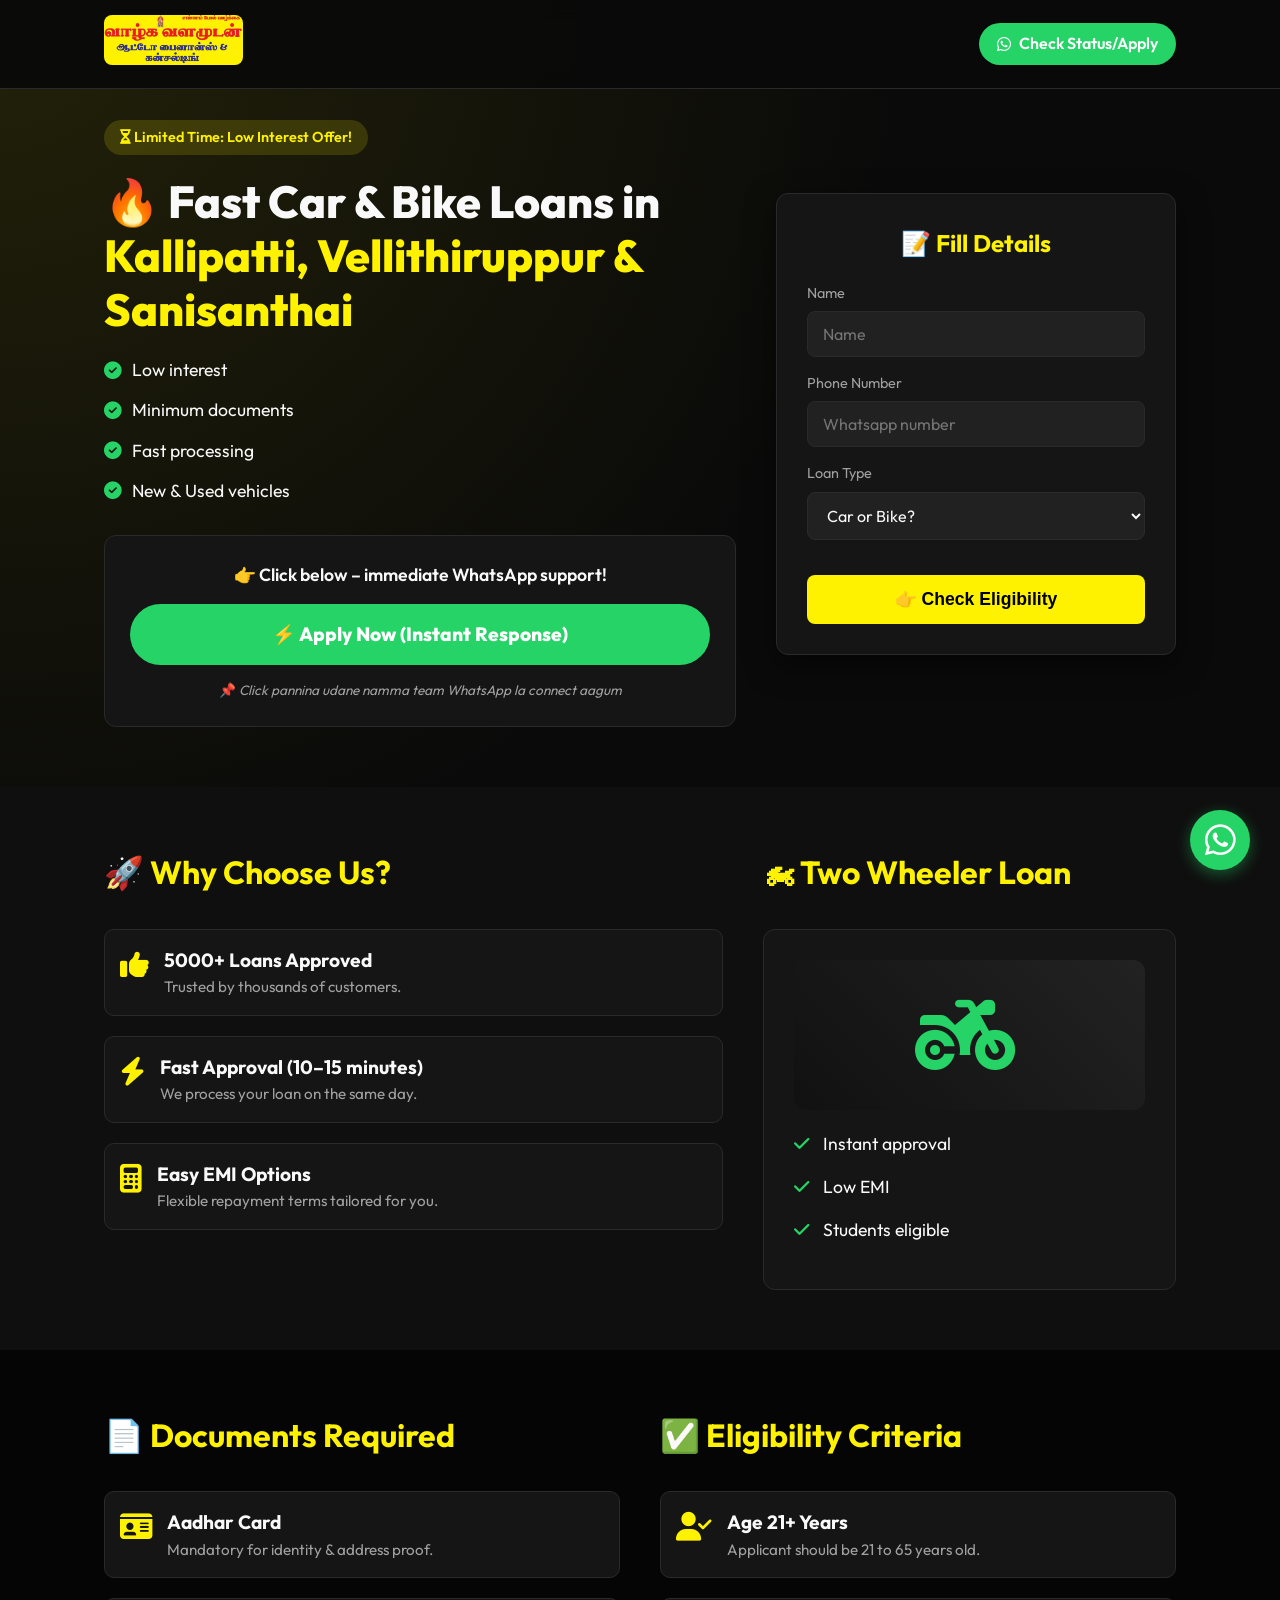
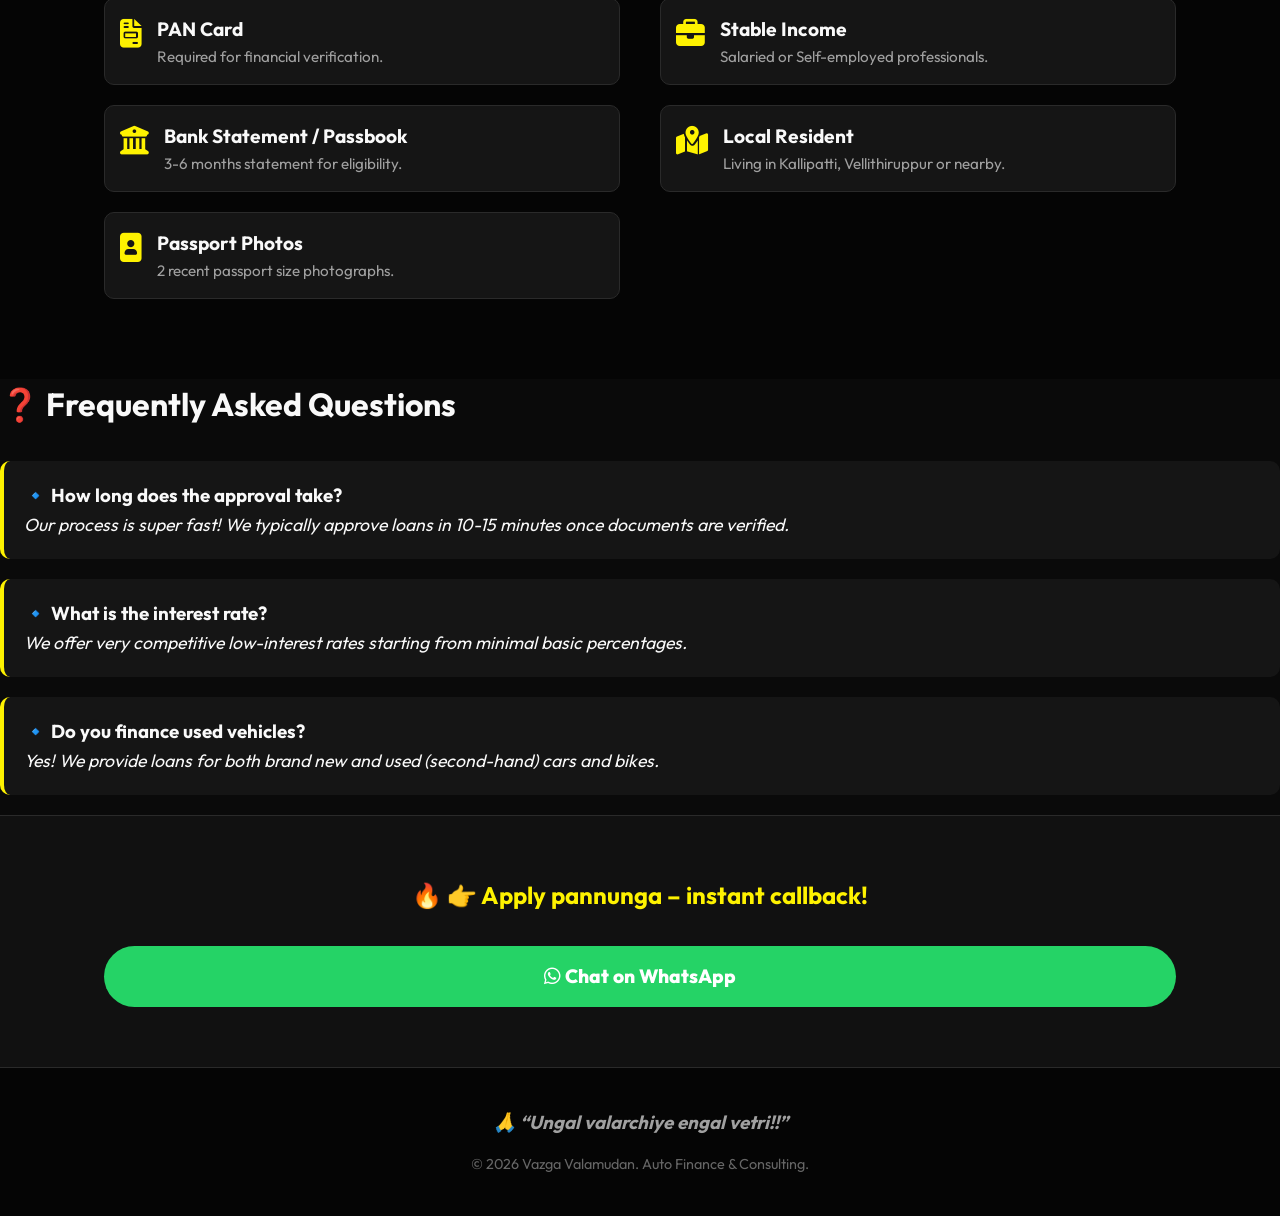
<file: index.html>
<!DOCTYPE html>
<html lang="en">

<head>
  <meta charset="UTF-8">
  <meta name="viewport" content="width=device-width, initial-scale=1.0">
  <title>Vazga Valamudan | Fast Car & Bike Loans in Kallipatti, Vellithiruppur & Sanisanthai</title>
  <meta name="description"
    content="Need a Car or Bike loan? Get 10-minute approval with Vazga Valamudan Auto Finance. Fast processing for new & used vehicles in Kallipatti, Vellithiruppur, Sanisanthai, Gobi, and nearby areas.">
  <meta name="keywords"
    content="car loan, bike loan, two wheeler finance, auto consulting, Gobi, Kallipatti, Vellithiruppur, Sanisanthai, fast loan approval, low interest bike loan">

  <!-- SEO Open Graph Tags -->
  <meta property="og:title" content="Vazga Valamudan | Fast Car & Bike Loans">
  <meta property="og:description"
    content="10-minute loan approval for cars and bikes in Kallipatti, Vellithiruppur & Sanisanthai. Apply now!">
  <meta property="og:image" content="valga (2).jpeg">
  <meta property="og:url" content="https://vvautoconsulting.online">
  <meta property="og:type" content="website">

  <!-- Twitter Card Tags -->
  <meta name="twitter:card" content="summary_large_image">
  <meta name="twitter:title" content="Vazga Valamudan | Fast Car & Bike Loans">
  <meta name="twitter:description"
    content="Instant car and bike loan approvals in Kallipatti & Gobi. Apply via WhatsApp!">
  <meta name="twitter:image" content="valga (2).jpeg">

  <link rel="stylesheet" href="style.css">
  <link href="https://fonts.googleapis.com/css2?family=Outfit:wght@300;400;600;800&display=swap" rel="stylesheet">
  <link rel="stylesheet" href="https://cdnjs.cloudflare.com/ajax/libs/font-awesome/6.4.0/css/all.min.css">

  <!-- Local Business Schema (JSON-LD) -->
  <script type="application/ld+json">
  {
    "@context": "https://schema.org",
    "@type": "LocalBusiness",
    "@id": "https://vvautoconsulting.online",
    "name": "Vazga Valamudan Auto Finance & Consulting",
    "image": "https://vvautoconsulting.online/valga%20(2).jpeg",
    "url": "https://vvautoconsulting.online",
    "telephone": "+919363777659",
    "address": {
      "@type": "PostalAddress",
      "addressLocality": "Kallipatti",
      "addressRegion": "Tamil Nadu",
      "addressCountry": "IN"
    },
    "areaServed": ["Kallipatti", "Vellithiruppur", "Sanisanthai", "Gobi"],
    "description": "Fast approval Car and Bike loans in Kallipatti, Vellithiruppur, and Sanisanthai. Low interest and easy EMI options.",
    "openingHoursSpecification": {
      "@type": "OpeningHoursSpecification",
      "dayOfWeek": ["Monday", "Tuesday", "Wednesday", "Thursday", "Friday", "Saturday", "Sunday"],
      "opens": "09:00",
      "closes": "21:00"
    }
  }
  </script>

  <!-- Meta Pixel Code -->
  <script>
    !function (f, b, e, v, n, t, s) {
      if (f.fbq) return; n = f.fbq = function () {
        n.callMethod ?
          n.callMethod.apply(n, arguments) : n.queue.push(arguments)
      };
      if (!f._fbq) f._fbq = n; n.push = n; n.loaded = !0; n.version = '2.0';
      n.queue = []; t = b.createElement(e); t.async = !0;
      t.src = v; s = b.getElementsByTagName(e)[0];
      s.parentNode.insertBefore(t, s)
    }(window, document, 'script',
      'https://connect.facebook.net/en_US/fbevents.js');
    fbq('init', '3014719672048169');
    fbq('track', 'PageView');
  </script>
  <noscript><img height="1" width="1" style="display:none"
      src="https://www.facebook.com/tr?id=3014719672048169&ev=PageView&noscript=1" /></noscript>
  <!-- End Meta Pixel Code -->
</head>

<body>
  <!-- Header -->
  <header class="header">
    <div class="container header-container">
      <a href="#" class="logo">
        <img src="valga (2).jpeg" alt="Vazga Valamudan Logo">
      </a>
      <a href="#apply" class="cta-button"><i class="fab fa-whatsapp"></i> Check Status/Apply</a>
    </div>
  </header>

  <!-- Hero Section -->
  <section class="hero">
    <div class="container hero-container">
      <div class="hero-content">
        <div class="offer-tag"><i class="fas fa-hourglass-half"></i> Limited Time: Low Interest Offer!</div>
        <h1>🔥 Fast Car & Bike Loans in <br><span>Kallipatti, Vellithiruppur & Sanisanthai</span></h1>

        <div class="hero-features">
          <span><i class="fas fa-check-circle"></i> Low interest</span>
          <span><i class="fas fa-check-circle"></i> Minimum documents</span>
          <span><i class="fas fa-check-circle"></i> Fast processing</span>
          <span><i class="fas fa-check-circle"></i> New & Used vehicles</span>
        </div>

        <div class="cta-wrapper">
          <p class="cta-prompt">👉 Click below – immediate WhatsApp support!</p>
          <a href="#apply" class="primary-btn pulse-anim">
            ⚡ Apply Now (Instant Response)
          </a>
          <p class="cta-note">📌 <em>Click pannina udane namma team WhatsApp la connect aagum</em></p>
        </div>
      </div>

      <!-- Lead Capture Form -->
      <div class="hero-form" id="apply">
        <h2>📝 Fill Details</h2>
        <form id="leadForm">
          <div class="input-group">
            <label for="name">Name</label>
            <input type="text" id="name" placeholder="Name" required>
          </div>
          <div class="input-group">
            <label for="phone">Phone Number</label>
            <input type="tel" id="phone" placeholder="Whatsapp number" required pattern="[0-9]{10}">
          </div>
          <div class="input-group">
            <label for="loanType">Loan Type</label>
            <select id="loanType" required>
              <option value="" disabled selected>Car or Bike?</option>
              <option value="Car">Car Loan</option>
              <option value="Bike">Bike / Two Wheeler Loan</option>
            </select>
          </div>
          <button type="submit" class="submit-btn" id="submitBtn">👉 Check Eligibility</button>
        </form>
      </div>
    </div>
  </section>

  <!-- Why Choose Us & Options -->
  <section class="details-section">
    <div class="container">
      <div class="details-grid">
        <!-- Why Choose Us -->
        <div class="why-us">
          <h2>🚀 Why Choose Us?</h2>
          <ul class="why-list">
            <li>
              <i class="fas fa-thumbs-up"></i>
              <div>
                <h4>5000+ Loans Approved</h4>
                <p>Trusted by thousands of customers.</p>
              </div>
            </li>
            <li>
              <i class="fas fa-bolt"></i>
              <div>
                <h4>Fast Approval (10–15 minutes)</h4>
                <p>We process your loan on the same day.</p>
              </div>
            </li>
            <li>
              <i class="fas fa-calculator"></i>
              <div>
                <h4>Easy EMI Options</h4>
                <p>Flexible repayment terms tailored for you.</p>
              </div>
            </li>
          </ul>
        </div>

        <!-- Loan Options -->
        <div class="loan-options">
          <h2>🏍 Two Wheeler Loan</h2>
          <div class="loan-card">
            <!-- Simulated image placeholder with icon if image missing -->
            <div class="card-img-placeholder">
              <i class="fas fa-motorcycle"></i>
            </div>
            <ul>
              <li><i class="fas fa-check"></i> Instant approval</li>
              <li><i class="fas fa-check"></i> Low EMI</li>
              <li><i class="fas fa-check"></i> Students eligible</li>
            </ul>
          </div>
        </div>
      </div>
    </div>
  </section>

  <!-- Eligibility & Documents (New SEO Section) -->
  <section class="eligibility-section" style="padding: 60px 0; background-color: #050505;">
    <div class="container">
      <div class="details-grid" style="grid-template-columns: 1fr 1fr;">
        <div>
          <h2 style="font-size: 2rem; margin-bottom: 30px; color: var(--primary);">📄 Documents Required</h2>
          <ul class="why-list">
            <li><i class="fas fa-id-card"></i> <div><h4>Aadhar Card</h4><p>Mandatory for identity & address proof.</p></div></li>
            <li><i class="fas fa-file-invoice"></i> <div><h4>PAN Card</h4><p>Required for financial verification.</p></div></li>
            <li><i class="fas fa-university"></i> <div><h4>Bank Statement / Passbook</h4><p>3-6 months statement for eligibility.</p></div></li>
            <li><i class="fas fa-portrait"></i> <div><h4>Passport Photos</h4><p>2 recent passport size photographs.</p></div></li>
          </ul>
        </div>
        <div>
          <h2 style="font-size: 2rem; margin-bottom: 30px; color: var(--primary);">✅ Eligibility Criteria</h2>
          <ul class="why-list">
            <li><i class="fas fa-user-check"></i> <div><h4>Age 21+ Years</h4><p>Applicant should be 21 to 65 years old.</p></div></li>
            <li><i class="fas fa-briefcase"></i> <div><h4>Stable Income</h4><p>Salaried or Self-employed professionals.</p></div></li>
            <li><i class="fas fa-map-marked-alt"></i> <div><h4>Local Resident</h4><p>Living in Kallipatti, Vellithiruppur or nearby.</p></div></li>
          </ul>
        </div>
      </div>
    </div>
  </section>

        <!-- FAQ Section (New SEO Section) -->
        <div class="feedback">
          <h2>❓ Frequently Asked Questions</h2>
          <div class="testimonial">
            <h3>🔹 How long does the approval take?</h3>
            <p>Our process is super fast! We typically approve loans in 10-15 minutes once documents are verified.</p>
          </div>
          <div class="testimonial">
            <h3>🔹 What is the interest rate?</h3>
            <p>We offer very competitive low-interest rates starting from minimal basic percentages.</p>
          </div>
          <div class="testimonial">
             <h3>🔹 Do you finance used vehicles?</h3>
             <p>Yes! We provide loans for both brand new and used (second-hand) cars and bikes.</p>
          </div>
        </div>

      </div>
    </div>
  </section>

  <!-- Final CTA -->
  <section class="final-cta">
    <div class="container text-center">
      <h2>🔥 👉 Apply pannunga – instant callback!</h2>
      <a href="#apply" class="primary-btn mt-4"><i class="fab fa-whatsapp"></i> Chat on WhatsApp</a>
    </div>
  </section>

  <!-- Footer -->
  <footer class="footer">
    <div class="container text-center">
      <h3 class="tagline">🙏 “Ungal valarchiye engal vetri!!”</h3>
      <p>&copy; 2026 Vazga Valamudan. Auto Finance & Consulting.</p>
    </div>
  </footer>

  <!-- WhatsApp Floating Button -->
  <a href="#apply" class="whatsapp-float">
    <i class="fab fa-whatsapp"></i>
  </a>

  <script src="script.js"></script>
</body>

</html>
</file>
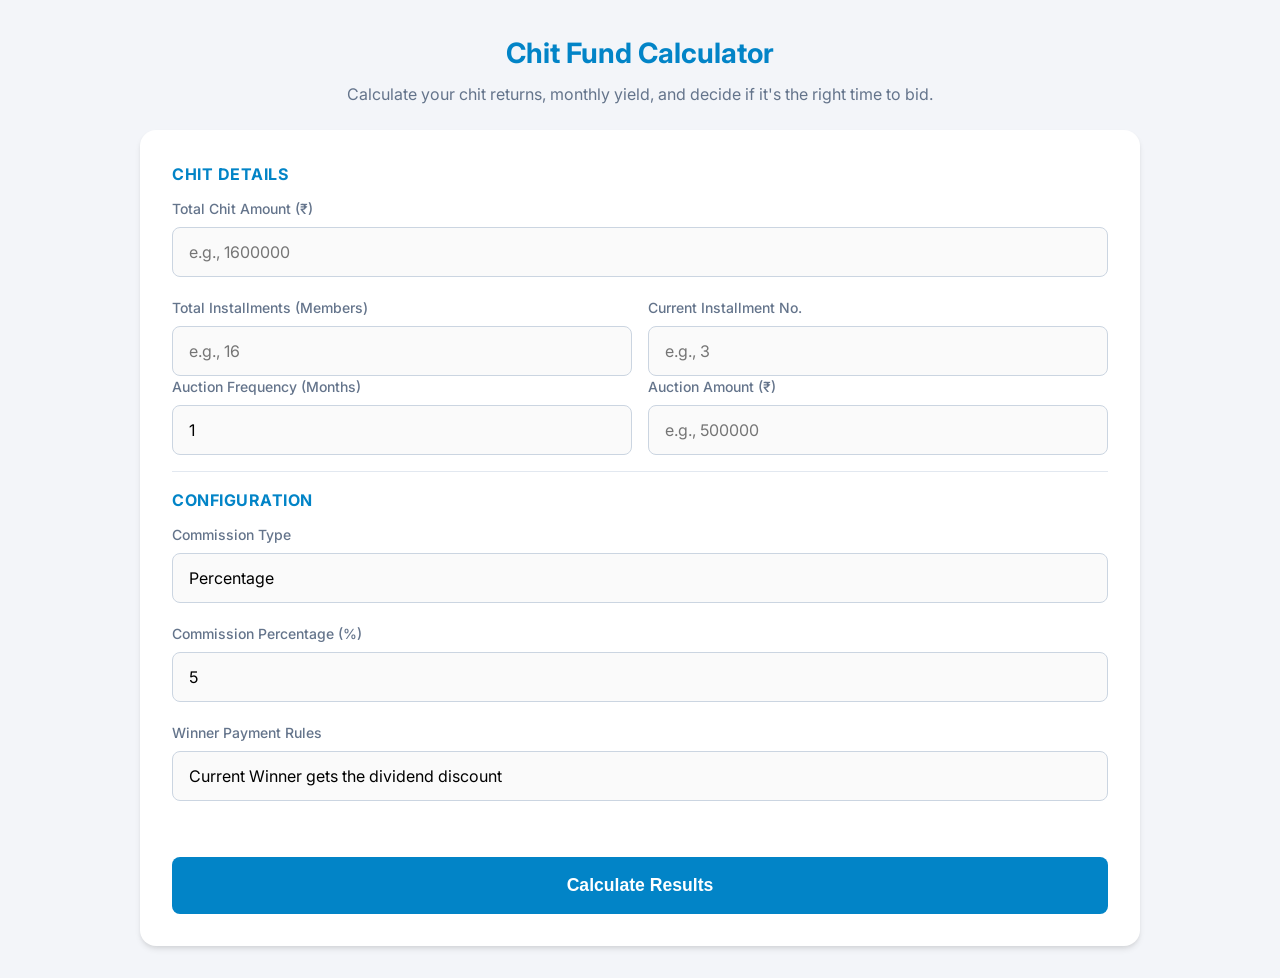
<file: chit/index.html>
<!DOCTYPE html>
<html lang="en">

<head>
    <meta charset="UTF-8">
    <meta name="viewport" content="width=device-width, initial-scale=1.0, maximum-scale=1.0, user-scalable=0">
    <title>Chit Fund Calculator | Monthly Dividend & Yield Analysis | Vazga Valamudan</title>
    <meta name="description" content="Calculate your chit fund returns, monthly dividend, and interest rates instantly. Decision tool for winners and non-winners in Kallipatti, Gobi & Tamil Nadu.">
    <meta name="keywords" content="chit fund calculator, monthly dividend calculator, auction discount calculator, vazga valamudan, chit interest rate, investment vs loan, Gobi, Kallipatti">
    
    <!-- Open Graph / Social -->
    <meta property="og:title" content="Chit Fund Calculator | Financial Decision Tool">
    <meta property="og:description" content="Calculate your monthly yield and decide if you should bid on the chit now. Free tool by Vazga Valamudan.">
    <meta property="og:url" content="https://vvautoconsulting.online/chit/">
    <meta property="og:type" content="website">
    <meta property="og:image" content="../valga (2).jpeg">

    <!-- Canonical -->
    <link rel="canonical" href="https://vvautoconsulting.online/chit/" />

    <!-- Fonts & CSS -->
    <link href="https://fonts.googleapis.com/css2?family=Inter:wght@400;500;600;700&display=swap" rel="stylesheet">
    <link rel="stylesheet" href="style.css">

    <!-- Schema Markup (Financial Tool) -->
    <script type="application/ld+json">
    {
      "@context": "https://schema.org",
      "@type": "SoftwareApplication",
      "name": "Vazga Valamudan Chit Fund Calculator",
      "operatingSystem": "All",
      "applicationCategory": "FinanceApplication",
      "description": "A high-performance calculator for chit fund participants to analyze dividends, monthly yield, and effective interest rates.",
      "offers": {
        "@type": "Offer",
        "price": "0",
        "priceCurrency": "INR"
      }
    }
    </script>

    <!-- Meta Pixel Code (Sync with Main Site) -->
    <script>
        !function (f, b, e, v, n, t, s) {
          if (f.fbq) return; n = f.fbq = function () {
            n.callMethod ?
              n.callMethod.apply(n, arguments) : n.queue.push(arguments)
          };
          if (!f._fbq) f._fbq = n; n.push = n; n.loaded = !0; n.version = '2.0';
          n.queue = []; t = b.createElement(e); t.async = !0;
          t.src = v; s = b.getElementsByTagName(e)[0];
          s.parentNode.insertBefore(t, s)
        }(window, document, 'script',
          'https://connect.facebook.net/en_US/fbevents.js');
        fbq('init', '3014719672048169');
        fbq('track', 'PageView');
    </script>
    <noscript><img height="1" width="1" style="display:none"
          src="https://www.facebook.com/tr?id=3014719672048169&ev=PageView&noscript=1" /></noscript>
</head>

<body>
    <div class="calculator-container">
        <!-- Summary Bar (Visible only in Result Mode) -->
        <div id="inputSummaryBar" class="summary-bar hidden">
            <div class="summary-info">
                <span id="sumChit"></span> | <span id="sumInst"></span> | <span id="sumAuction"></span>
            </div>
            <button id="editBtn" class="edit-pill">Edit</button>
        </div>

        <header class="calc-header" id="mainHeader">
            <h1>Chit Fund Calculator</h1>
            <p>Calculate your chit returns, monthly yield, and decide if it's the right time to bid.</p>
        </header>

        <div class="calc-grid">
            <!-- INPUTS SECTION -->
            <div class="card input-section" id="inputSection">
                <h2>Chit Details</h2>

                <div class="form-group">
                    <label for="totalChit">Total Chit Amount (₹)</label>
                    <input type="number" id="totalChit" placeholder="e.g., 1600000" min="0">
                </div>

                <div class="form-row">
                    <div class="form-group">
                        <label for="totalMembers">Total Installments (Members)</label>
                        <input type="number" id="totalMembers" placeholder="e.g., 16" min="1">
                    </div>
                    <div class="form-group">
                        <label for="currentMonth">Current Installment No.</label>
                        <input type="number" id="currentMonth" placeholder="e.g., 3" min="1">
                    </div>
                </div>

                <div class="form-row">
                    <div class="form-group">
                        <label for="auctionFrequency">Auction Frequency (Months)</label>
                        <input type="number" id="auctionFrequency" placeholder="e.g., 1" min="1" value="1">
                    </div>
                    <div class="form-group">
                        <label for="auctionAmount">Auction Amount (₹)</label>
                        <input type="number" id="auctionAmount" placeholder="e.g., 500000" min="0">
                    </div>
                </div>

                <hr class="divider">

                <h2>Configuration</h2>

                <!-- 1. Commission -->
                <div class="form-group">
                    <label>Commission Type</label>
                    <select id="commissionType">
                        <option value="percentage">Percentage</option>
                        <option value="none">None</option>
                    </select>
                </div>
                <div class="form-group" id="commissionPercentGroup">
                    <label for="commissionPercent">Commission Percentage (%)</label>
                    <input type="number" id="commissionPercent" placeholder="e.g., 5" min="0" max="10" step="0.1"
                        value="5">
                </div>

                <!-- 2. Dividend Distribution -->
                <div class="form-group">
                    <label>Winner Payment Rules</label>
                    <select id="dividendType">
                        <option value="non_winners">Current Winner gets the dividend discount</option>
                        <option value="strict">Current Winner pays full amount</option>
                        <option value="all">All members (including past winners) gets dividend</option>
                    </select>
                </div>

                <div id="errorMessage" class="error-message"></div>

                <button class="btn btn-primary" id="calculateBtn">Calculate Results</button>
            </div>

            <!-- RESULTS SECTION -->
            <div class="card result-section" id="resultCard" style="display: none;">
                <!-- PRIMARY DECISION BLOCK -->
                <div class="primary-decision">
                    <div class="net-received-block">
                        <span class="label">You Receive</span>
                        <span class="value highlight-green" id="resNetReceived">₹0</span>
                    </div>

                    <div class="metrics-grid">
                        <div class="metric-item">
                            <span class="label">Discount %</span>
                            <span class="value" id="resDiscount">0%</span>
                        </div>
                        <div class="metric-item">
                            <span class="label">Effective Cost %</span>
                            <span class="value" id="resEffectiveCost">0%</span>
                        </div>
                        <div class="metric-item">
                            <span class="label">Per-Installment Yield %</span>
                            <span class="value highlight-blue" id="resMonthlyYield">0%</span>
                        </div>
                    </div>
                </div>

                <hr class="divider">

                <!-- MONTHLY IMPACT -->
                <div class="result-block">
                    <h3>Installment Impact</h3>
                    <div class="result-row">
                        <span>Installment Chit Amount</span>
                        <span id="resMonthlyAmount" class="text-bold">₹0</span>
                    </div>
                    <div class="result-row highlight-row">
                        <span>Installment Payable</span>
                        <span id="resPayable" class="text-large text-bold highlight-blue">₹0</span>
                    </div>
                    <div class="result-row text-green">
                        <span>Installment Savings</span>
                        <span id="resSavings">₹0</span>
                    </div>
                </div>

                <hr class="divider">

                <!-- BREAKDOWN -->
                <div class="result-block">
                    <h3>Breakdown</h3>
                    <div class="result-row">
                        <span>Auction Amount</span>
                        <span id="resAuctionAmount">₹0</span>
                    </div>
                    <div class="result-row">
                        <span>Commission Amount</span>
                        <span id="resCommission">₹0</span>
                    </div>
                    <div class="result-row">
                        <span>Dividend Pool</span>
                        <span id="resDividendPool">₹0</span>
                    </div>
                    <div class="result-row">
                        <span>Eligible Members</span>
                        <span id="resEligibleMembers">0</span>
                    </div>
                    <div class="result-row">
                        <span>Dividend per Member</span>
                        <span id="resDividendPerMember">₹0</span>
                    </div>
                </div>

                <hr class="divider">

                <div class="strategy-section">
                    <h3>Strategy Analysis</h3>

                    <div class="strategy-grid">
                        <div class="strat-card red">
                            <h4>Winner (Loan)</h4>
                            <p>Amount Received: <span id="winnerReceived"></span></p>
                            <p>Interest Paid: <span id="winnerInterest"></span></p>
                            <p>Life Interest: <span id="winnerRate"></span></p>
                            <p>Approx Yearly Interest: <strong class="highlight-blue"><span
                                        id="winnerRateYearly"></span></strong></p>
                        </div>
                        <div class="strat-card green">
                            <h4>Non-Winner (Investment)</h4>
                            <p>Total Discount Gain: <span id="nonWinnerRawDiscount"></span></p>
                            <p>Net Gain: <span id="nonWinnerProfit"></span> <span
                                    style="font-size: 0.8rem; color: #64748b;">(after comm.)</span></p>
                            <p>Life Return: <span id="nonWinnerRate"></span></p>
                            <p>Approx Yearly Return: <strong class="highlight-blue"><span
                                        id="nonWinnerRateYearly"></span></strong></p>
                            <p
                                style="font-size: 0.75rem; margin-top: 0.75rem; color: #64748b; font-style: italic; line-height: 1.3;">
                                Note: Returns are spread across installments, not received as a lump sum</p>
                        </div>
                    </div>
                </div>

                <hr class="divider">

                <!-- STATUS -->
                <div class="result-status">
                    <div class="status-item">
                        <span class="label">Current Installment</span>
                        <span class="value" id="resStatusMonth">0</span>
                    </div>
                    <div class="status-item">
                        <span class="label">Members Taken</span>
                        <span class="value" id="resStatusTaken">0</span>
                    </div>
                    <div class="status-item">
                        <span class="label">Installments Left</span>
                        <span class="value" id="resStatusRemaining">0</span>
                    </div>
                    <div class="status-item">
                        <span class="label">Time Remaining</span>
                        <span class="value" id="resTimeRemaining">0</span>
                    </div>
                </div>

            </div>
        </div>
        </div>

        <!-- Hidden SEO Content for Google Indexing -->
        <section style="display:none;">
            <h2>About Chit Fund Calculator</h2>
            <p>This financial tool by Vazga Valamudan helps users in Kallipatti, Gobi, and across Tamil Nadu manage their chit fund investments. It calculates the monthly dividend savings, auction discounts, and provides a clear strategy on whether taking the chit now acts as a low-interest loan or a high-return investment.</p>
            <h3>How to use the Chit Fund Calculator?</h3>
            <p>Enter your total chit amount, number of installments, and the current auction discount. The tool will instantly show you how much you receive after commission and your per-installment savings.</p>
        </section>
    </div>
    <script src="script.js"></script>
</body>

</html>
</file>
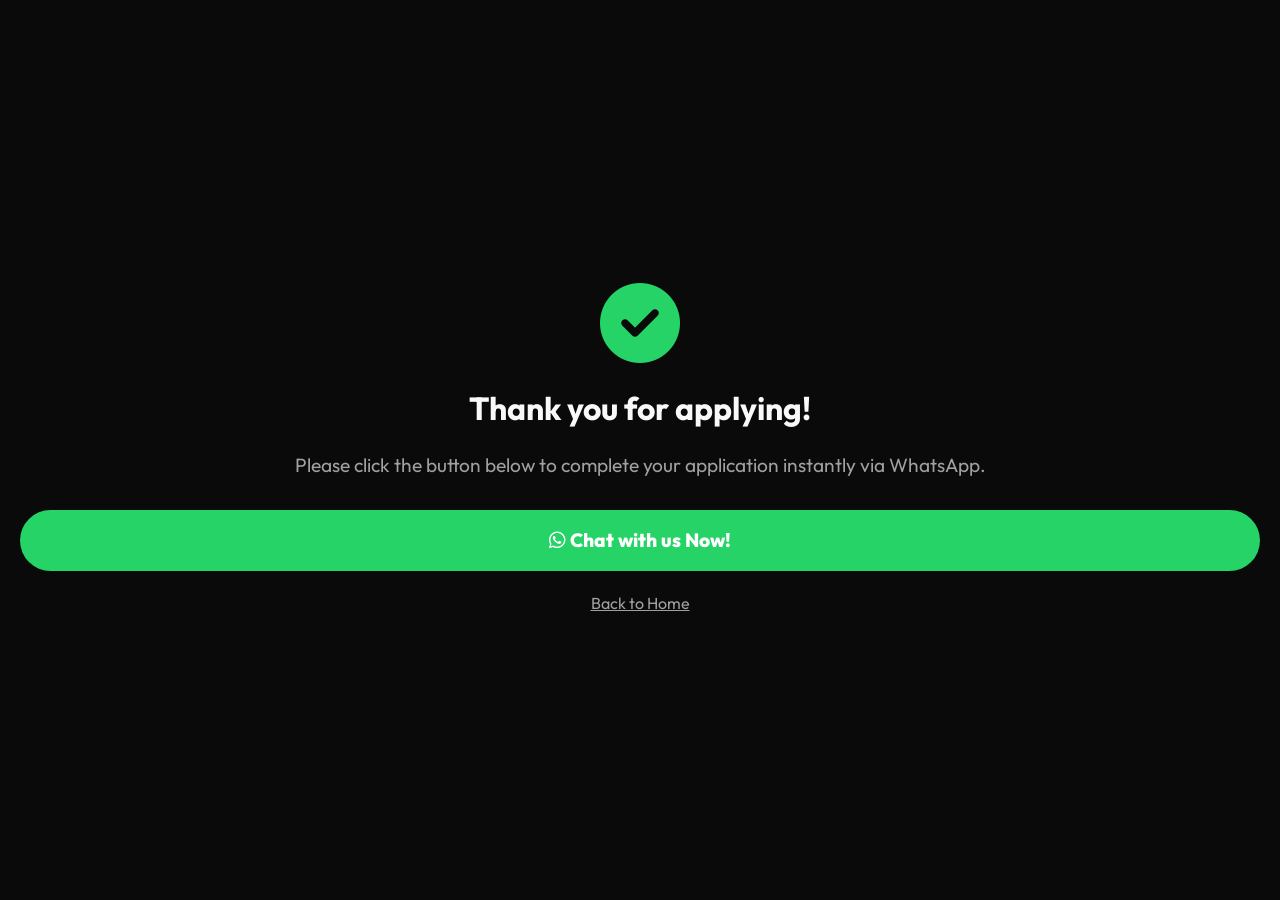
<file: thank-you.html>
<!DOCTYPE html>
<html lang="en">

<head>
  <meta charset="UTF-8">
  <meta name="viewport" content="width=device-width, initial-scale=1.0">
  <title>Thank You! - Vazga Valamudan</title>
  <link rel="stylesheet" href="style.css">
  <link href="https://fonts.googleapis.com/css2?family=Outfit:wght@300;400;600;800&display=swap" rel="stylesheet">
  <link rel="stylesheet" href="https://cdnjs.cloudflare.com/ajax/libs/font-awesome/6.4.0/css/all.min.css">
  <style>
    .thank-you-container {
      height: 100vh;
      display: flex;
      justify-content: center;
      align-items: center;
      text-align: center;
      flex-direction: column;
      padding: 20px;
    }

    .check-icon {
      font-size: 5rem;
      color: #25d366;
      margin-bottom: 20px;
    }
  </style>

  <!-- Meta Pixel Code -->
  <script>
    !function (f, b, e, v, n, t, s) {
      if (f.fbq) return; n = f.fbq = function () {
        n.callMethod ?
        n.callMethod.apply(n, arguments) : n.queue.push(arguments)
      };
      if (!f._fbq) f._fbq = n; n.push = n; n.loaded = !0; n.version = '2.0';
      n.queue = []; t = b.createElement(e); t.async = !0;
      t.src = v; s = b.getElementsByTagName(e)[0];
      s.parentNode.insertBefore(t, s)
    }(window, document, 'script',
      'https://connect.facebook.net/en_US/fbevents.js');
    fbq('init', '3014719672048169');
    fbq('track', 'PageView');
    fbq('track', 'Lead');
  </script>
  <noscript><img height="1" width="1" style="display:none"
      src="https://www.facebook.com/tr?id=3014719672048169&ev=PageView&noscript=1" /></noscript>
  <!-- End Meta Pixel Code -->
</head>

<body>
  <div class="thank-you-container">
    <i class="fas fa-check-circle check-icon"></i>
    <h1>Thank you for applying!</h1>
    <p class="mt-4" style="margin-top: 15px; margin-bottom: 30px; font-size: 1.2rem; color: var(--text-muted);">
      Please click the button below to complete your application instantly via WhatsApp.
    </p>
    <a href="https://wa.me/919363777659?text=Hi!%20I%20have%20submitted%20my%20details%20and%20need%20a%20loan%20approval!"
      class="primary-btn pulse-anim" id="waRedirectBtn" target="_blank" rel="noopener noreferrer">
      <i class="fab fa-whatsapp"></i> Chat with us Now!
    </a>
    <a href="index.html" style="margin-top: 20px; color: var(--text-muted); text-decoration: underline;">Back to
      Home</a>
  </div>

  <script>
    document.addEventListener("DOMContentLoaded", () => {
      const storedLink = localStorage.getItem('waLink');
      const waButton = document.getElementById('waRedirectBtn');
      
      let contactFired = false;

      // Manual Click Tracking
      waButton.addEventListener('click', () => {
        if (typeof fbq === 'function' && !contactFired) {
          fbq('track', 'Contact');
          contactFired = true;
        }
      });

      if (storedLink) {
        // Update the button link just in case they want to click it manually
        waButton.href = storedLink;

        // Auto-redirect to WhatsApp after 2 seconds
        setTimeout(() => {
          // Fire Contact event BEFORE auto-redirect
          if (typeof fbq === 'function' && !contactFired) {
            fbq('track', 'Contact');
            contactFired = true;
          }

          window.location.href = storedLink;
        }, 2000);
      }
    });
  </script>
</body>

</html>
</file>
<file: style.css>
:root {
  --primary: #FEF200;
  --primary-hover: #E6DC00;
  --bg-dark: #0a0a0a;
  --bg-card: #151515;
  --text-main: #f9f9f9;
  --text-muted: #a0a0a0;
  --border: #2a2a2a;
  --radius: 12px;
  --font-main: 'Outfit', sans-serif;
}

* {
  margin: 0;
  padding: 0;
  box-sizing: border-box;
}

body {
  font-family: var(--font-main);
  background-color: var(--bg-dark);
  color: var(--text-main);
  line-height: 1.6;
  overflow-x: hidden;
}

a {
  text-decoration: none;
  color: inherit;
}

.text-center { text-align: center; }
.mt-4 { margin-top: 2rem; }

.container {
  width: 100%;
  max-width: 1200px;
  margin: 0 auto;
  padding: 0 5%;
}

/* Header */
.header {
  position: fixed;
  top: 0;
  left: 0;
  width: 100%;
  padding: 15px 0;
  background-color: rgba(10, 10, 10, 0.95);
  backdrop-filter: blur(10px);
  z-index: 100;
  border-bottom: 1px solid var(--border);
  transition: all 0.3s ease;
}

.header-container {
  display: flex;
  justify-content: space-between;
  align-items: center;
}

.logo img {
  height: 50px;
  border-radius: 8px;
  object-fit: contain;
}

.cta-button {
  background-color: #25d366; /* WhatsApp Green */
  color: #fff;
  font-weight: 600;
  padding: 8px 18px;
  border-radius: 50px;
  transition: transform 0.3s ease;
  display: flex;
  align-items: center;
  gap: 8px;
}

.cta-button:hover {
  transform: translateY(-2px);
  box-shadow: 0 4px 15px rgba(37, 211, 102, 0.3);
}

/* Hero Section */
.hero {
  padding: 120px 0 60px;
  position: relative;
  background: radial-gradient(circle at top left, rgba(254, 242, 0, 0.1) 0%, rgba(10, 10, 10, 1) 60%);
}

.hero-container {
  display: grid;
  grid-template-columns: 1fr;
  gap: 40px;
}

@media (min-width: 900px) {
  .hero-container {
    grid-template-columns: 1fr 400px;
    align-items: center;
  }
}

.offer-tag {
  display: inline-block;
  background-color: rgba(254, 242, 0, 0.15);
  color: var(--primary);
  padding: 6px 16px;
  border-radius: 30px;
  font-size: 0.9rem;
  font-weight: 600;
  margin-bottom: 20px;
}

.hero-content h1 {
  font-size: 2.8rem;
  font-weight: 800;
  line-height: 1.2;
  margin-bottom: 20px;
}

.hero-content h1 span {
  color: var(--primary);
}

.hero-features {
  display: flex;
  flex-direction: column;
  gap: 12px;
  margin-bottom: 30px;
}

.hero-features span {
  display: flex;
  align-items: center;
  gap: 10px;
  font-size: 1.1rem;
}

.hero-features i { color: #25d366; }

.cta-wrapper {
  background-color: var(--bg-card);
  padding: 25px;
  border-radius: var(--radius);
  border: 1px solid var(--border);
  text-align: center;
  margin-top: 20px;
}

.cta-prompt {
  font-size: 1.1rem;
  font-weight: 600;
  margin-bottom: 15px;
}

.primary-btn {
  display: inline-block;
  background-color: #25d366; 
  color: #fff;
  font-weight: 800;
  font-size: 1.2rem;
  padding: 15px 30px;
  border-radius: 50px;
  text-align: center;
  transition: all 0.3s ease;
  width: 100%;
}

.primary-btn:hover {
  transform: translateY(-3px);
  box-shadow: 0 8px 25px rgba(37, 211, 102, 0.4);
}

.pulse-anim {
  animation: pulse-green 2s infinite;
}

@keyframes pulse-green {
  0% { transform: scale(1); box-shadow: 0 0 0 0 rgba(37, 211, 102, 0.7); }
  70% { transform: scale(1.03); box-shadow: 0 0 0 15px rgba(37, 211, 102, 0); }
  100% { transform: scale(1); box-shadow: 0 0 0 0 rgba(37, 211, 102, 0); }
}

.cta-note {
  margin-top: 15px;
  font-size: 0.85rem;
  color: var(--text-muted);
}

/* Form Styles */
.hero-form {
  background-color: var(--bg-card);
  padding: 30px;
  border-radius: var(--radius);
  border: 1px solid var(--border);
  box-shadow: 0 10px 30px rgba(0,0,0,0.5);
  transition: box-shadow 0.5s ease, border-color 0.5s ease, transform 0.3s ease;
}

.highlight-form {
  border-color: var(--primary);
  box-shadow: 0 0 25px rgba(254, 242, 0, 0.8);
  transform: scale(1.02);
}

.hero-form h2 {
  font-size: 1.5rem;
  margin-bottom: 20px;
  text-align: center;
  color: var(--primary);
}

.input-group { margin-bottom: 15px; }

.input-group label {
  display: block;
  margin-bottom: 6px;
  font-size: 0.9rem;
  color: var(--text-muted);
}

.input-group input, 
.input-group select {
  width: 100%;
  padding: 12px 15px;
  border-radius: 8px;
  border: 1px solid var(--border);
  background-color: rgba(255,255,255,0.05);
  color: var(--text-main);
  font-family: var(--font-main);
  font-size: 1rem;
}

.input-group input:focus, 
.input-group select:focus {
  outline: none;
  border-color: var(--primary);
}

.submit-btn {
  width: 100%;
  padding: 14px;
  border: none;
  border-radius: 8px;
  background-color: var(--primary);
  color: #000;
  font-weight: 800;
  font-size: 1.1rem;
  cursor: pointer;
  margin-top: 20px;
  transition: all 0.3s ease;
}

.submit-btn:hover { background-color: var(--primary-hover); }

/* Details Section */
.details-section {
  padding: 60px 0;
  background-color: #0f0f0f;
}

.details-grid {
  display: grid;
  grid-template-columns: 1fr;
  gap: 40px;
}

@media (min-width: 768px) {
  .details-grid { grid-template-columns: 1.5fr 1fr; }
}

.why-us h2, .loan-options h2 {
  font-size: 2rem;
  margin-bottom: 30px;
  color: var(--primary);
}

.why-list { list-style: none; }
.why-list li {
  display: flex;
  gap: 15px;
  margin-bottom: 20px;
  background-color: var(--bg-card);
  padding: 15px;
  border-radius: 10px;
  border: 1px solid var(--border);
}

.why-list i {
  color: var(--primary);
  font-size: 1.8rem;
  margin-top: 5px;
}

.why-list h4 { font-size: 1.2rem; }
.why-list p { color: var(--text-muted); font-size: 0.95rem; }

.loan-card {
  background-color: var(--bg-card);
  border-radius: var(--radius);
  border: 1px solid var(--border);
  overflow: hidden;
  text-align: center;
  padding: 30px;
}

.card-img-placeholder {
  height: 150px;
  background: linear-gradient(45deg, #111, #222);
  display: flex;
  justify-content: center;
  align-items: center;
  font-size: 5rem;
  color: var(--text-muted);
  border-radius: 12px;
  margin-bottom: 20px;
}

.loan-card ul {
  list-style: none;
  text-align: left;
}

.loan-card li {
  margin-bottom: 15px;
  font-size: 1.1rem;
}

.loan-card i {
  color: #25d366;
  margin-right: 10px;
}

/* Feedback & Area */
.social-proof {
  padding: 60px 0;
}

.feedback-area-grid {
  display: grid;
  grid-template-columns: 1fr;
  gap: 40px;
}

@media (min-width: 768px) {
  .feedback-area-grid { grid-template-columns: 1fr 1fr; }
}

.feedback h2, .service-area h2 {
  font-size: 2rem;
  margin-bottom: 30px;
}

.testimonial {
  background-color: var(--bg-card);
  padding: 20px;
  border-radius: 10px;
  border-left: 4px solid var(--primary);
  margin-bottom: 20px;
}

.stars {
  color: #FFD700;
  margin-bottom: 10px;
}

.testimonial p {
  font-size: 1.1rem;
  font-style: italic;
}

.area-box {
  display: flex;
  align-items: center;
  gap: 15px;
  background-color: rgba(254, 242, 0, 0.1);
  padding: 20px;
  border-radius: 10px;
  border: 1px solid rgba(254, 242, 0, 0.3);
}

.area-box i {
  font-size: 2rem;
  color: var(--primary);
}

.contact-box {
  background-color: var(--bg-card);
  padding: 25px;
  border-radius: 10px;
  border: 1px solid var(--border);
}

.contact-box a {
  color: var(--primary);
  font-size: 1.4rem;
}

/* Final CTA */
.final-cta {
  padding: 60px 0;
  background-color: #111;
  border-top: 1px solid var(--border);
}

.final-cta h2 { color: var(--primary); }

/* Footer */
.footer {
  background-color: #050505;
  padding: 40px 0;
  border-top: 1px solid var(--border);
}

.tagline { margin-bottom: 15px; color: var(--text-muted); font-style: italic; }

.footer p {
  color: #666;
  font-size: 0.9rem;
}

/* WhatsApp Floating Button */
.whatsapp-float {
  position: fixed;
  bottom: 30px;
  right: 30px;
  background-color: #25d366;
  color: white;
  width: 60px;
  height: 60px;
  border-radius: 50%;
  display: flex;
  justify-content: center;
  align-items: center;
  font-size: 35px;
  box-shadow: 0 4px 15px rgba(37, 211, 102, 0.4);
  z-index: 1000;
  transition: transform 0.3s ease;
  animation: pulse-green 2s infinite;
}

.whatsapp-float:hover {
  transform: scale(1.1);
}

/* Mobile Adjustments */
@media (max-width: 767px) {
  .hero-content h1 { font-size: 2.2rem; }
  .logo img { height: 40px; }
  .cta-button { padding: 6px 12px; font-size: 0.8rem; }
}

.location-tag {
  color: #616161;
  font-size: 1.1rem;
  margin-top: 10px;
  margin-bottom: 20px;
}

.location-list {
  display: flex;
  flex-direction: column;
  gap: 5px;
  margin-top: 15px;
  margin-bottom: 25px;
}

.location-list span {
  display: inline-block;
  color: #333;
  font-weight: 600;
  font-size: 1.2rem;
  background-color: rgba(0, 0, 0, 0.05);
  padding: 4px 12px;
  border-radius: 6px;
  width: fit-content;
}

.location-list .nearby {
  font-weight: normal;
  font-size: 1rem;
  color: #616161;
  background-color: transparent !important;
  padding-left: 0;
}

.location-list span {
  background-color: #ffeb3b !important;
  color: #000 !important;
  border: 1px solid #fdd835;
}
</file>
<file: chit/style.css>
:root {
    --bg-color: #f3f5f9;
    --card-bg: #ffffff;
    --text-primary: #1e293b;
    --text-secondary: #64748b;
    --primary: #0284c7; /* Trust Blue */
    --primary-hover: #0369a1;
    --success: #16a34a; /* Green */
    --danger: #dc2626;  /* Red for errors */
    --border-color: #e2e8f0;
    --input-border: #cbd5e1;
    --shadow-sm: 0 1px 2px 0 rgba(0, 0, 0, 0.05);
    --shadow-md: 0 4px 6px -1px rgba(0, 0, 0, 0.1), 0 2px 4px -1px rgba(0, 0, 0, 0.06);
    --shadow-lg: 0 10px 15px -3px rgba(0, 0, 0, 0.1), 0 4px 6px -2px rgba(0, 0, 0, 0.05);
}

* {
    box-sizing: border-box;
    margin: 0;
    padding: 0;
}

body {
    font-family: 'Inter', -apple-system, BlinkMacSystemFont, "Segoe UI", Roboto, sans-serif;
    background-color: var(--bg-color);
    color: var(--text-primary);
    line-height: 1.5;
    padding: 0.5rem; /* Ultra mobile optimized */
}

@media (min-width: 640px) {
    body {
        padding: 2rem 1rem;
    }
}

.calculator-container {
    max-width: 1000px;
    margin: 0 auto;
}

.calc-header {
    text-align: center;
    margin-bottom: 1.5rem;
}

.calc-header h1 {
    font-size: 1.75rem;
    font-weight: 700;
    color: var(--primary);
    margin-bottom: 0.5rem;
}

.calc-header p {
    color: var(--text-secondary);
    font-size: 1rem;
}

.calc-grid {
    display: block; /* Stacked for single page toggle */
}

@media (min-width: 768px) {
    .calc-grid {
        grid-template-columns: 1fr 1fr;
    }
}

.card {
    background: var(--card-bg);
    border-radius: 16px;
    padding: 0.75rem; /* Ultra compact */
    box-shadow: var(--shadow-md);
    transition: transform 0.2s, box-shadow 0.2s;
}

@media (min-width: 768px) {
    .card {
        padding: 2rem;
    }
}

.card h2 {
    font-size: 1rem;
    font-weight: 700;
    margin-bottom: 0.75rem;
    color: var(--primary);
    text-transform: uppercase;
    letter-spacing: 0.5px;
}

.card h3 {
    font-size: 1.05rem;
    font-weight: 600;
    margin-bottom: 1rem;
    color: var(--text-secondary);
}

.form-group {
    margin-bottom: 1.25rem;
}

.form-row {
    display: flex;
    flex-direction: column;
    gap: 1rem;
}

@media (min-width: 640px) {
    .form-row {
        flex-direction: row;
    }
    .form-row .form-group {
        flex: 1;
        margin-bottom: 0;
    }
}

label {
    display: block;
    font-size: 0.875rem;
    font-weight: 500;
    margin-bottom: 0.5rem;
    color: var(--text-secondary);
}

input[type="number"], select {
    width: 100%;
    padding: 0.875rem 1rem; /* 44px+ tap target size Apple HIG */
    border: 1px solid var(--input-border);
    border-radius: 8px;
    font-size: 1rem;
    font-family: inherit;
    transition: border-color 0.2s, box-shadow 0.2s;
    background-color: #fafafa;
    -webkit-appearance: none;
    -moz-appearance: none;
    appearance: none;
}

input[type="number"]:focus, select:focus {
    outline: none;
    border-color: var(--primary);
    box-shadow: 0 0 0 3px rgba(2, 132, 199, 0.1);
    background-color: #fff;
}

.divider {
    border: 0;
    height: 1px;
    background: var(--border-color);
    margin: 1rem 0;
}

/* Summary Bar for Result Mode */
.summary-bar {
    display: flex;
    justify-content: space-between;
    align-items: center;
    background: var(--primary);
    color: white;
    padding: 0.75rem 1rem;
    border-radius: 12px;
    margin-bottom: 1rem;
    position: sticky;
    top: 0.5rem;
    z-index: 100;
    box-shadow: var(--shadow-lg);
}

.summary-info {
    font-size: 0.9rem;
    font-weight: 600;
}

.edit-pill {
    background: rgba(255, 255, 255, 0.2);
    border: 1px solid rgba(255, 255, 255, 0.4);
    color: white;
    padding: 0.25rem 0.75rem;
    border-radius: 20px;
    font-size: 0.8rem;
    font-weight: 600;
    cursor: pointer;
}

.btn {
    display: inline-flex;
    align-items: center;
    justify-content: center;
    width: 100%;
    padding: 1.125rem; /* Fills screen beautifully, highly tappable */
    font-size: 1.1rem;
    font-weight: 700;
    border-radius: 8px;
    border: none;
    cursor: pointer;
    transition: background-color 0.2s, transform 0.1s;
}

.btn-primary {
    background-color: var(--primary);
    color: white;
}

.btn-primary:hover {
    background-color: var(--primary-hover);
}

.btn-primary:active {
    transform: scale(0.98);
}

/* Radio Group Panel */
.flow-selector {
    background: #f8fafc;
    border: 1px solid var(--border-color);
    border-radius: 12px;
    padding: 1.5rem;
    margin-bottom: 2rem;
}

.flow-selector h2 {
    font-size: 1.1rem;
    margin-bottom: 1rem;
    color: var(--primary);
}

.radio-group {
    display: flex;
    flex-direction: column;
    gap: 1rem;
}

@media (min-width: 640px) {
    .radio-group {
        flex-direction: row;
    }
}

.radio-label {
    flex: 1;
    cursor: pointer;
    position: relative;
}

.radio-label input[type="radio"] {
    position: absolute;
    opacity: 0;
    width: 0;
    height: 0;
}

.radio-card {
    display: flex;
    flex-direction: column;
    padding: 1rem;
    border: 2px solid var(--border-color);
    border-radius: 8px;
    background: #fff;
    transition: all 0.2s;
    height: 100%;
}

.radio-card strong {
    font-size: 1rem;
    color: var(--text-primary);
    margin-bottom: 0.25rem;
}

.radio-card span {
    font-size: 0.8rem;
    color: var(--text-secondary);
}

.radio-label input[type="radio"]:checked + .radio-card {
    border-color: var(--primary);
    background: rgba(2, 132, 199, 0.05);
}

.error-message {
    color: var(--danger);
    font-size: 0.875rem;
    margin-bottom: 1rem;
    font-weight: 500;
    min-height: 1.25rem;
}

/* RESULTS SECTION */
.primary-decision {
    background: linear-gradient(135deg, #f8fafc 0%, #f1f5f9 100%);
    border-radius: 12px;
    padding: 1.5rem;
    border: 1px solid var(--border-color);
}

.net-received-block {
    text-align: center;
    margin-bottom: 1.5rem;
}

.net-received-block .label {
    display: block;
    font-size: 1rem;
    color: var(--text-secondary);
    font-weight: 500;
    margin-bottom: 0.25rem;
}

.net-received-block .value {
    display: block;
    font-size: 1.5rem; /* Shrunk from 2rem */
    font-weight: 800;
    word-break: break-word;
}

@media (min-width: 640px) {
    .net-received-block .value {
        font-size: 2.5rem;
    }
}

.highlight-green {
    color: var(--success);
}

.metrics-grid {
    display: flex;
    justify-content: space-between;
    gap: 0.5rem;
    text-align: center;
}

.metric-item {
    flex: 1;
    background: #ffffff;
    border: 1px solid var(--border-color);
    border-radius: 8px;
    padding: 0.75rem 0.25rem;
    box-shadow: var(--shadow-sm);
}

.metric-item .label {
    display: block;
    font-size: 0.65rem;
    color: var(--text-secondary);
    font-weight: 600;
    text-transform: uppercase;
}

.metric-item .sub-label {
    display: block;
    font-size: 0.6rem;
    color: var(--text-secondary);
    margin-bottom: 0.25rem;
}

.metric-item .value {
    display: block;
    font-size: 0.85rem; /* Shrunk from 1rem */
    font-weight: 700;
    color: var(--text-primary);
    margin-top: 0.2rem;
}

@media (min-width: 640px) {
    .metrics-grid {
        display: grid;
        grid-template-columns: repeat(3, 1fr);
        gap: 1rem;
    }
    .metric-item {
        padding: 0;
        background: transparent;
        border: none;
        box-shadow: none;
    }
    .metric-item .label {
        font-size: 0.75rem;
    }
    .metric-item .sub-label {
        font-size: 0.65rem;
    }
    .metric-item .value {
        font-size: 1.25rem;
    }
}

.highlight-blue {
    color: var(--primary) !important;
}

/* Strategy Block */
.strategy-section {
    margin-top: 15px;
}

.strategy-grid {
    display: flex;
    flex-direction: column;
    gap: 20px;
}

@media (min-width: 640px) {
    .strategy-grid {
        flex-direction: row;
    }
}

.strat-card {
    flex: 1;
    padding: 15px;
    border-radius: 10px;
}

.strat-card p {
    font-size: 0.9rem;
    margin-bottom: 0.25rem;
    color: var(--text-primary);
}

.strat-card h4 {
    margin-bottom: 0.5rem;
}

.strat-card.red {
    background: #ffe5e5;
}

.strat-card.green {
    background: #e6ffe6;
}

.verdict-box {
    margin-top: 15px;
    padding: 15px;
    background: #f5f5f5;
    border-radius: 10px;
    font-weight: bold;
    color: var(--text-primary);
}

.result-row {
    display: flex;
    justify-content: space-between;
    padding: 0.75rem 0;
    border-bottom: 1px dotted var(--border-color);
    font-size: 0.95rem;
}

.result-row:last-child {
    border-bottom: none;
}

.highlight-row {
    background-color: rgba(2, 132, 199, 0.05);
    padding: 1rem;
    border-radius: 8px;
    margin: 0.5rem 0;
    border-bottom: none;
}

.text-bold {
    font-weight: 700;
}

.text-large {
    font-size: 1.05rem; /* Shrunk from 1.2rem */
}

.text-green {
    color: var(--success);
    font-weight: 500;
}

.result-status {
    display: grid;
    grid-template-columns: 1fr 1fr;
    gap: 1rem;
    background: #f8fafc;
    padding: 1rem;
    border-radius: 8px;
    text-align: center;
}

@media (min-width: 640px) {
    .result-status {
        grid-template-columns: repeat(4, 1fr);
        gap: 0;
    }
}

.status-item {
    flex: 1;
}

.status-item .label {
    display: block;
    font-size: 0.75rem;
    color: var(--text-secondary);
    margin-bottom: 0.25rem;
}

.status-item .value {
    font-size: 1.1rem;
    font-weight: 700;
    color: var(--text-primary);
}

.hidden {
    display: none !important;
}
</file>
